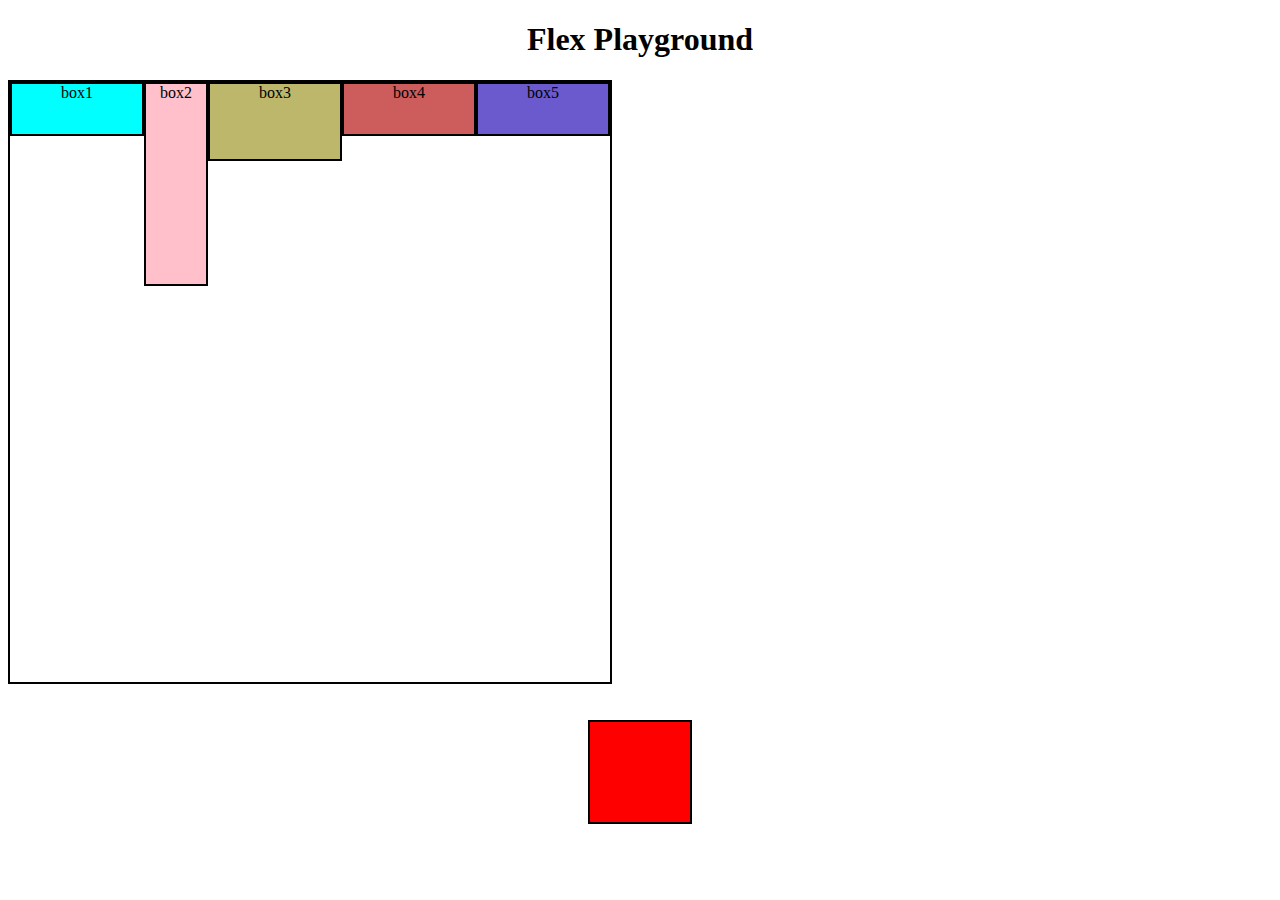
<file: CSS/CSS Level 4 Practice code/index.html>
<!DOCTYPE html>
<html lang="en">
<head>
    <meta charset="UTF-8">
    <meta name="viewport" content="width=device-width, initial-scale=1.0">
    <title>CSS Level 4 Practice code</title>
    <link rel="stylesheet" href="style.css">
</head>
<body>
    <h1>Flex Playground</h1>

    <div id="container">
        <div id="box1">box1</div>
        <div id="box2">box2</div>
        <div id="box3">box3</div>
        <div id="box4">box4</div>
        <div id="box5">box5</div>
    </div>
    <br><br>
    <div id="media"></div>

</body>
</html>
</file>
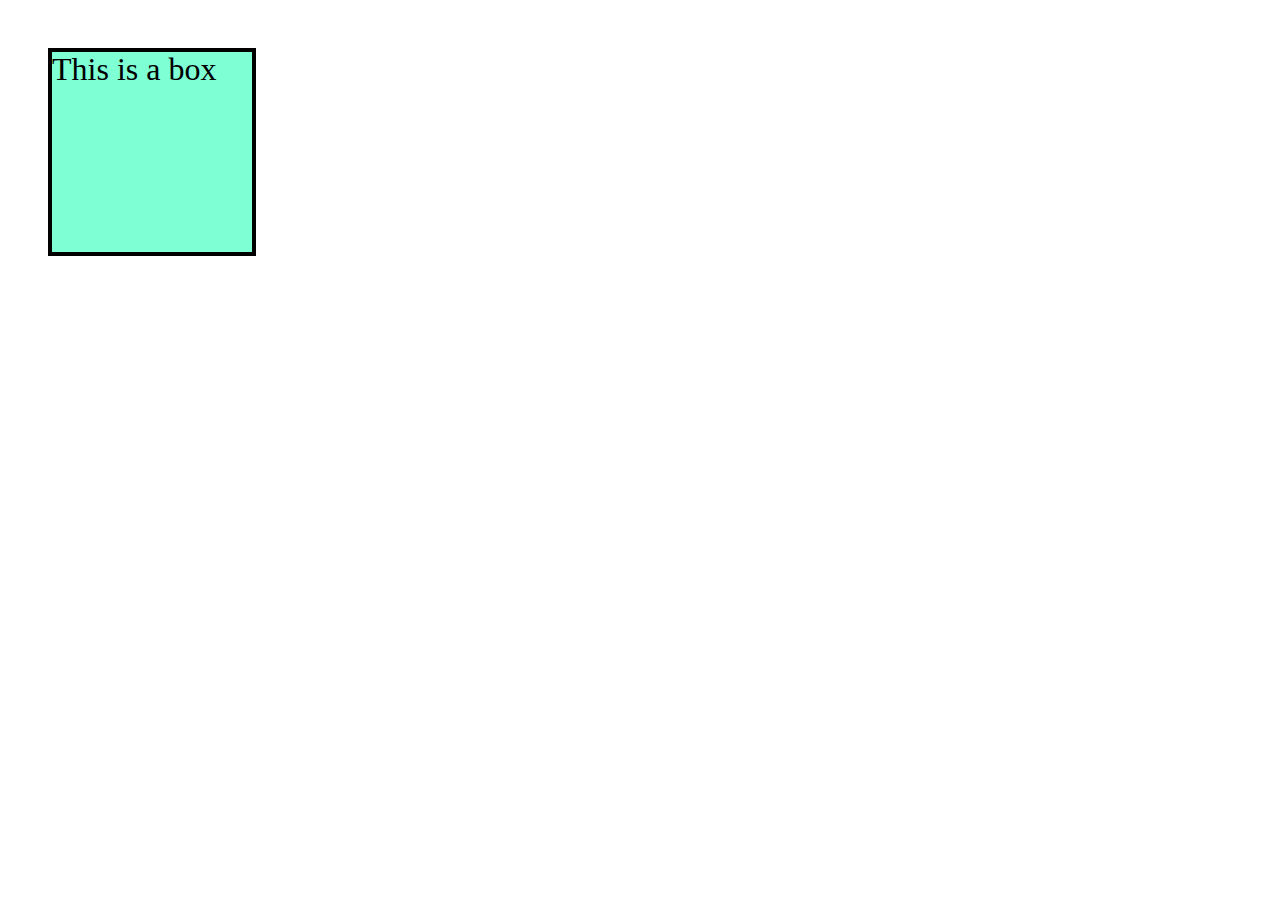
<file: CSS/Css Level 5 Practice code/index.html>
<!DOCTYPE html>
<html lang="en">
<head>
    <meta charset="UTF-8">
    <meta name="viewport" content="width=device-width, initial-scale=1.0">
    <title>CSS Level 5 practice code</title>
    <link rel="stylesheet" href="style.css">
</head>
<body>
    <div>This is a box</div>
</body>
</html>
</file>
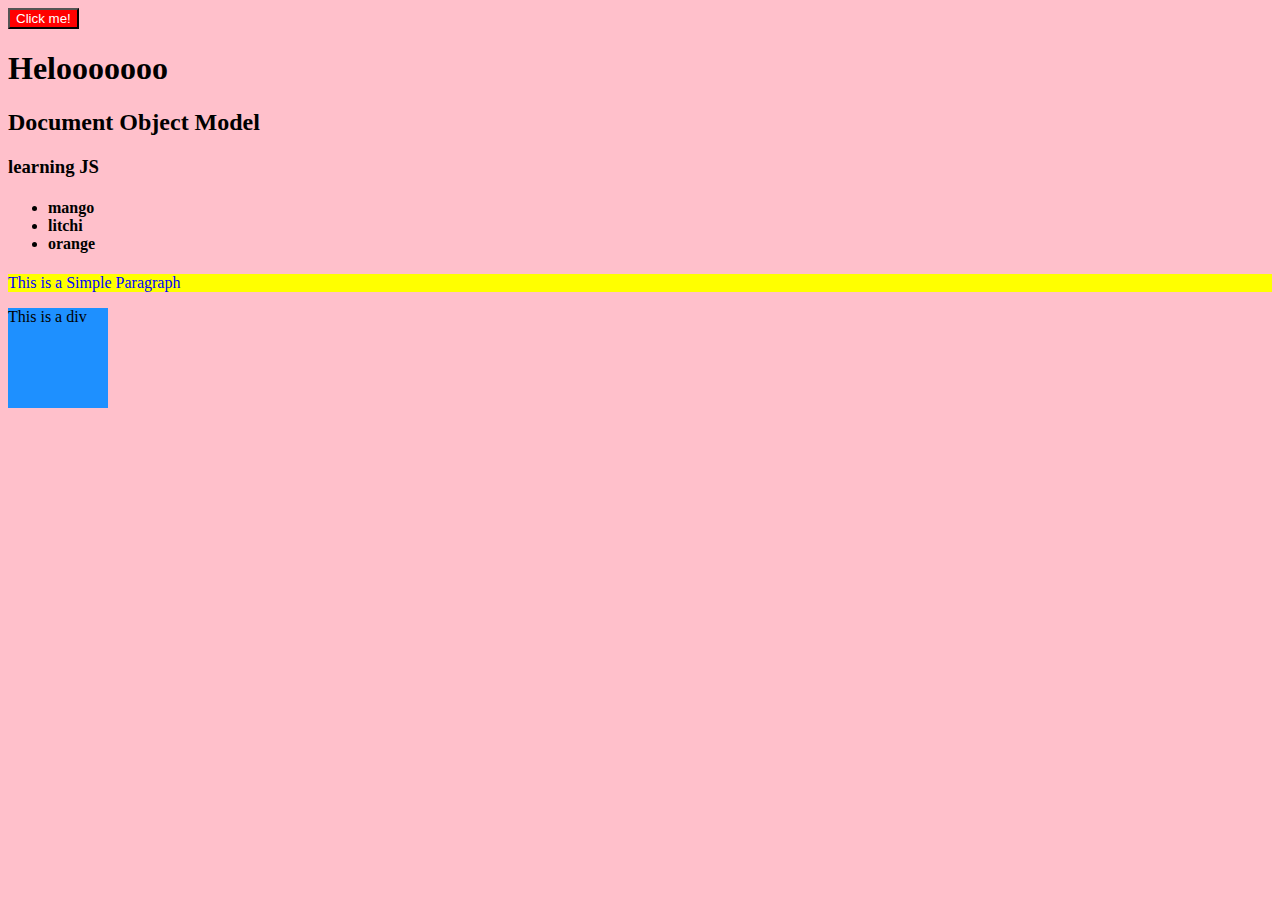
<file: JavaScript/Chapter 6/index.html>
<!DOCTYPE html>
<html lang="en">
<head>
    <meta charset="UTF-8">
    <meta name="viewport" content="width=device-width, initial-scale=1.0">
    <title>Document Object Model (DOM Part-1)</title>
    <link rel="stylesheet" href="style.css">
</head>
<body>
    <h1 id="my">Helooooooo</h1>
    <h2 class="myclass">Document Object Model</h2>
    <h3>learning JS</h3>
    <!-- <p>This is HTML</p>
    <p>hello hey bye</p> -->
    <h4>
        <ul>
            <li>mango</li>
            <li>litchi</li>
            <li>orange</li>
        </ul>
    </h4>
    <!-- <button>Click me!</button> -->
    <!-- <h2>Hello JavaScript</h2> -->
    <!-- <div class="box">first class</div>
    <div class="box">second class</div> 
    <div class="box">third class</div> -->
    <p class="content">This is a Simple Paragraph</p>
    <div class="box">This is a div</div>
    <script src="script.js"></script>
</body>
</html>
</file>
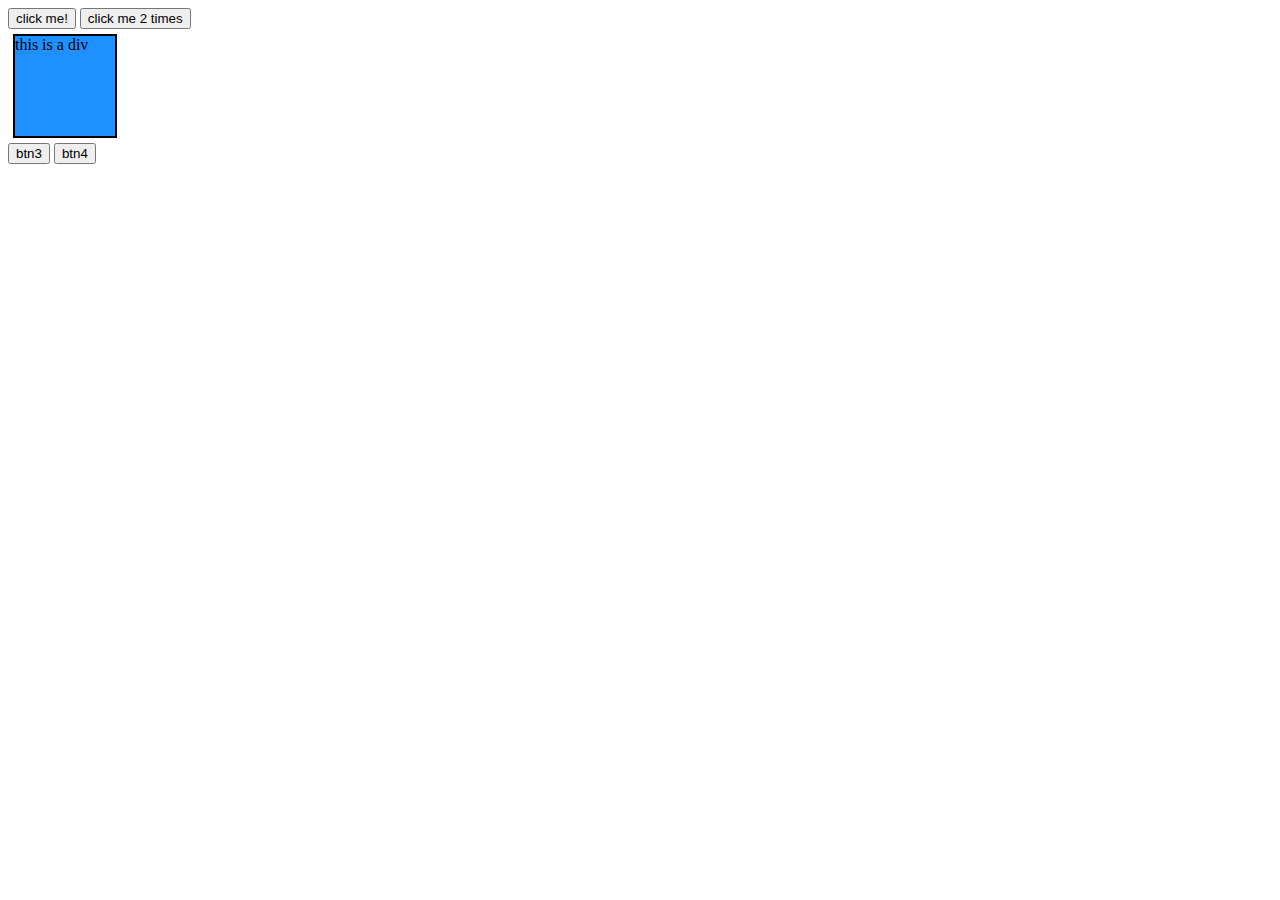
<file: JavaScript/Chapter 7/index.html>
<!DOCTYPE html>
<html lang="en">
<head>
    <meta charset="UTF-8">
    <meta name="viewport" content="width=device-width, initial-scale=1.0">
    <title>Events</title>
    <link rel="stylesheet" href="style.css">
</head>
<body>
    <button id="btn1">click me!</button>
    <button id="btn2">click me 2 times</button>
    <div>this is a div</div>
    <button id="btn3">btn3</button>
    <button id="btn4">btn4</button>
    <script src="script.js"></script>
</body>
</html>
</file>
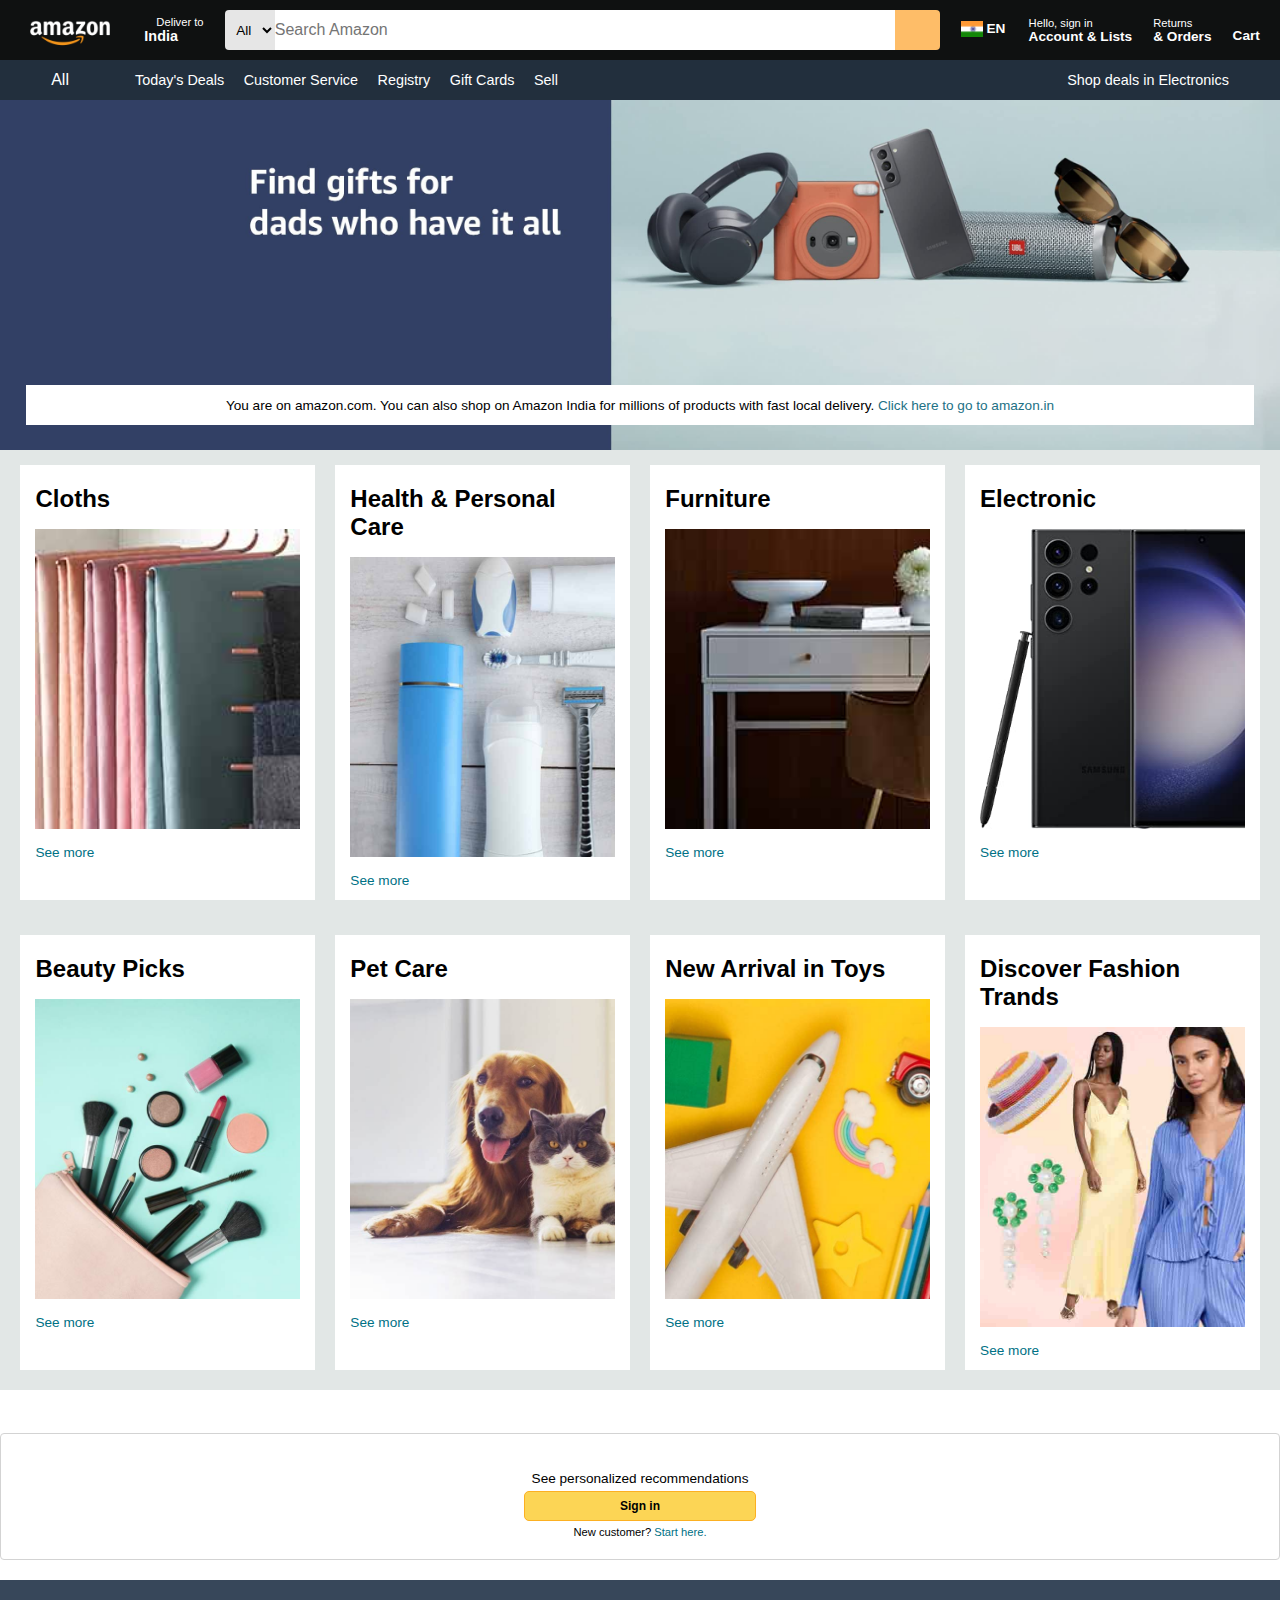
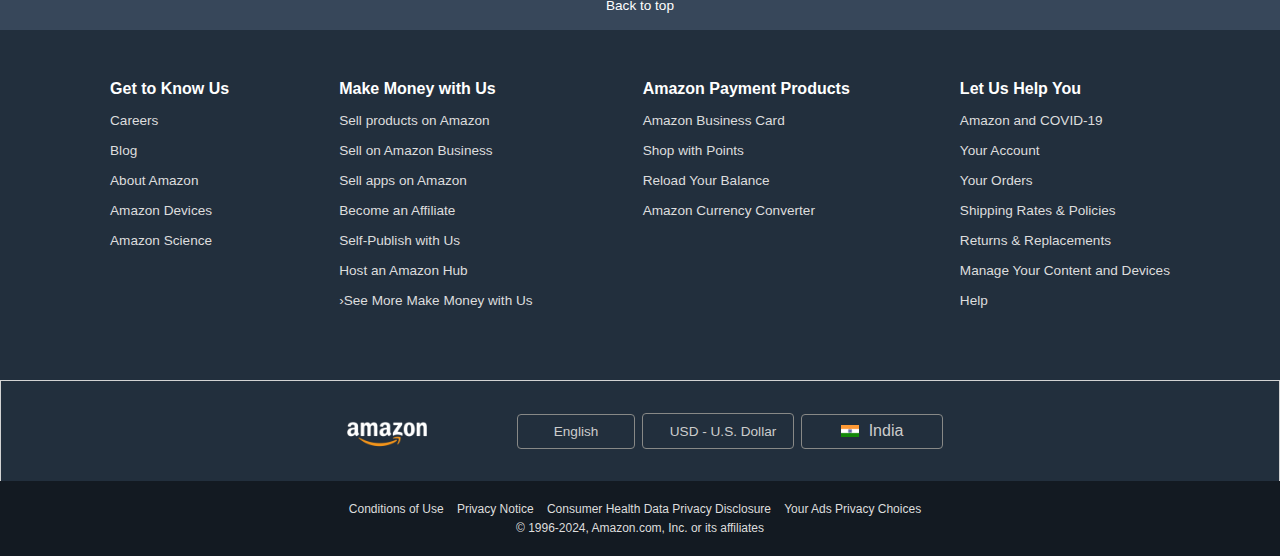
<file: CSS/Css Level 5 Practice code/Amazon/index.html>
<!DOCTYPE html>
<html lang="en">
<head>
    <meta charset="UTF-8">
    <meta name="viewport" content="width=device-width, initial-scale=1.0">
    <title>Amazon</title>
    <link rel="stylesheet" href="https://cdnjs.cloudflare.com/ajax/libs/font-awesome/6.6.0/css/all.min.css" integrity="sha512-Kc323vGBEqzTmouAECnVceyQqyqdsSiqLQISBL29aUW4U/M7pSPA/gEUZQqv1cwx4OnYxTxve5UMg5GT6L4JJg==" crossorigin="anonymous" referrerpolicy="no-referrer" />
    <link rel="stylesheet" href="style.css">
</head>
<body>
    <header>
        <div class="nevbar">
            <div class="nev-logo border">
                <div class="logo"></div>
            </div>

            <div class="nev-address border">
                <p class="nev-first">Deliver to</p>
                <div class="add-icon">
                    <i class="fa-solid fa-location-dot"></i>
                    <p class="nev-second">India</p>
                </div>
            </div>

            <div class="nev-search border">
                <select class="search-select">
                    <option>All</option>
                </select>
                <input placeholder="Search Amazon" class="search-input">
                <div class="search-icon">
                    <i class="fa-solid fa-magnifying-glass"></i>
                </div>
            </div>

            <div class="nev-line border">
                <div class="nev-fleg"></div>
                <p class="nev-language">EN</p>
                <div class="nev-arrow">
                    <i class="fa-solid fa-caret-down"></i>
                </div>
            </div>

            <div class="nev-sign border">
                    Hello, sign in
                    <div class="nev-account">
                        Account & Lists
                    </div>
            </div>

            <div class="nev-sign border">
                    Returns
                    <div class="nev-account">
                        & Orders
                    </div>
            </div>

            <div class="nev-cart border">
                <i class="fa-solid fa-cart-shopping"></i>
                Cart
            </div>
        </div>

        <div class="panel">
            <div class="panel-all">
                <i class="fa-solid fa-bars"></i>
                All
            </div>

            <div class="panel-ops">
                <p>Today's Deals</p>
                <p>Customer Service</p>
                <p>Registry</p>
                <p>Gift Cards</p>
                <p>Sell</p>
            </div>

            <div class="panel-deals">
                Shop deals in Electronics
            </div>
        </div>
    </header>

    <main>
        <div class="hero-section">
                <div class="hero-msg">
                    <p>You are on amazon.com. You can also shop on Amazon India for millions of products with fast local delivery. <a>Click here to go to amazon.in</a></p>
                  </div>
        </div>

        <div class="shop-section">
            <div class="box">
               <div class="box-content">
                <h2>Cloths</h2>
                <div class="box-img" style="background-image: url('box1_image.jpg')"></div>
                <p>See more</p>
               </div>
            </div>
            <div class="box"><div class="box-content">
                <h2>Health & Personal Care</h2>
                <div class="box-img" style="background-image: url('box2_image.jpg')"></div>
                <p>See more</p>
               </div>
            </div>
            <div class="box">
                <div class="box-content">
                    <h2>Furniture</h2>
                    <div class="box-img" style="background-image: url('box3_image.jpg')"></div>
                    <p>See more</p>
                   </div>
            </div>
            <div class="box">
                <div class="box-content">
                    <h2>Electronic</h2>
                    <div class="box-img" style="background-image: url('box4_image.jpg')"></div>
                    <p>See more</p>
                   </div>
            </div>
            <div class="box">
                <div class="box-content">
                 <h2>Beauty Picks</h2>
                 <div class="box-img" style="background-image: url('box5_image.jpg')"></div>
                 <p>See more</p>
                </div>
             </div>
             <div class="box"><div class="box-content">
                 <h2>Pet Care</h2>
                 <div class="box-img" style="background-image: url('box6_image.jpg')"></div>
                 <p>See more</p>
                </div>
             </div>
             <div class="box">
                 <div class="box-content">
                     <h2>New Arrival in Toys</h2>
                     <div class="box-img" style="background-image: url('box7_image.jpg')"></div>
                     <p>See more</p>
                    </div>
             </div>
             <div class="box">
                 <div class="box-content">
                     <h2>Discover Fashion Trands</h2>
                     <div class="box-img" style="background-image: url('box8_image.jpg')"></div>
                     <p>See more</p>
                    </div>
             </div>
        </div>
    </main>

    <footer>
        <div class="footer-sign-in">
            <div class="sign-in-content">
                <p>See personalized recommendations</p>
                <div class="sign-in">
                  Sign in
                </div>
                <div class="start-here">
                  <p>New customer? <a href="#">Start here.</a></p>
                </div>
            </div>
        </div>

        <div class="footer-back">
            Back to top
        </div>

        <div class="footer-panel1">
            <ul>
                <p>Get to Know Us</p>
                <a>Careers</a>
                <a>Blog</a>
                <a>About Amazon</a>
                <a>Amazon Devices</a>
                <a>Amazon Science</a>
            </ul>

            <ul>
                <p>Make Money with Us</p>
                <a>Sell products on Amazon</a>
                <a> Sell on Amazon Business</a>
                <a> Sell apps on Amazon</a>
                <a>Become an Affiliate</a>
                <a>Self-Publish with Us</a>
                <a>Host an Amazon Hub</a>
                <a>›See More Make Money with Us</a> 
            </ul>

            <ul>
                <p>Amazon Payment Products</p>
                <a>Amazon Business Card</a>
                <a>Shop with Points</a>
                <a>Reload Your Balance</a>
                <a>Amazon Currency Converter</a>
            </ul>

            <ul>
                <p>Let Us Help You</p>
                <a>Amazon and COVID-19</a>
                <a>Your Account</a>
                <a>Your Orders</a>
                <a>Shipping Rates & Policies</a>
                <a>Returns & Replacements</a>
                <a>Manage Your Content and Devices</a>
                <a>Help</a>
            </ul>
        </div>

        <div class="footer-panel2">
            <div class="footer-logo"></div>
            <div class="footer-globe">
                <i class="fa-solid fa-globe"></i>
                English
                <div class="up-down">
                    <i class="fa-solid fa-sort"></i>
                </div>
            </div>
            <div class="doller">
                <i class="fa-solid fa-dollar-sign"></i>
                USD - U.S. Dollar
            </div>
            <div class="footer-flag">
                <div class="footer-fleg-img"></div>
               India
            </div>
        </div>

        <div class="footer-panel3">
            <div class="panel3-content">
                <a>Conditions of Use</a>
                <a>Privacy Notice</a>
                <a>Consumer Health Data Privacy Disclosure</a>
                <a>Your Ads Privacy Choices</a>
                <div class="copy-right">
                    © 1996-2024, Amazon.com, Inc. or its affiliates
                </div>
            </div>
        </div>
    </footer>
</body>
</html>
</file>
<file: CSS/CSS Level 4 Practice code/style.css>
body {
    text-align: center;
}

div {
    height: 50px;
    width: 200px;
    border: 2px solid black;
    display: inline-block;
}

#container {
    height: 600px;
    width: 600px;
    display: flex;
    flex-direction: row;
    justify-content: center;
    /* flex-wrap: wrap; */
    align-items: flex-start;
    /* align-content: flex-start; */

    
}

#box1 {
    background-color: aqua;
}

#box2 {
    background-color: pink;
    height: 200px;
    /* align-self: center; */
    /* flex-grow: 1; */
    flex-shrink: 2;
}

#box3 {
    background-color :darkkhaki;
    height: 75px;
    /* flex-grow: 2; */
}

#box4 {
    background-color: indianred;
}

#box5 {
    background-color: slateblue;
    /* align-self: center; */
}

#media {
    height: 100px;
    width: 100px;
    background-color: black;
}

@media (width: 500px) {
    #media {
        background-color: green;
    }
}

@media (min-width: 501px) /*and (max-width: 1001px)*/ {
    #media {
        background-color: red;
    }
}

@media (min-width: 601px) and (max-width: 801px) {
    #media {
        background-color: blue;
    }
}
</file>
<file: CSS/Css Level 5 Practice code/style.css>
div {
    height: 100px;
    width: 100px;
    background-color: aquamarine;
    border: 2px solid black;
    position: absolute;
    top: 100px;
    left: 100px;
    /* transition-property: all;
    transition-duration: 2s;
    transition-timing-function: ease-in;
    transition-delay: 1s; */
    transition: all 2s ease-in 1s; /*(This is transition Short Hand)*/
    transform: rotate(0deg);
    /* rotate: x 90deg; */
    /* rotate: y 90deg; */
    /* rotate: z 90deg; */
    transform: scale(2); /*(apply on both X & Y) */
    /*transform: scale(1,2);*/ /*(1-X & 2-Y)*/
    /* transform: scaleX(2); */
   /* transform: scaleY(2); */
   /* animation-name: colorAnimat;
   animation-duration: 2s;
   animation-timing-function: ease-in;
   animation-delay: 1s;
   animation-iteration-count: 5;
   animation-direction: alternate; */
   animation: colorAnimat 2s ease-in 1s infinite alternate;
   
}

@keyframes colorAnimat {
    /*from*/ 0% {left: 0px;
        background-color: yellow;
    }

    50% {background-color: red;}

     /*to*/ 100% {left: 200px;
       background-color: yellowgreen;
       color: white;
    }

}

div:hover {
    background-color: red;
    color: white;
    font-size: 20px;
    transform: translate(200px);
    /* transform: translate(100px,80px); */
    /* transform: translateX(-100px); */
    /* transform: translateY(100px); */
    transform: skew(30deg);
}

div:active {
    background-color: pink;
}
</file>
<file: JavaScript/Chapter 6/style.css>
body {
    background-color: pink;
}

/* .myclass {
    visibility: hidden;
} */

.box {
    height: 100px;
    width: 100px;
    background-color: dodgerblue;
}

.content {
    color: blue;
}

.newClass {
    background-color: yellow;
}
</file>
<file: JavaScript/Chapter 7/style.css>
div {
    height:100px;
    width: 100px;
    background-color:dodgerblue;
    border:2px solid black;
    margin: 5px;

}
</file>
<file: CSS/Css Level 5 Practice code/Amazon/style.css>
* {
    margin: 0px;
    padding: 0px;
    font-family: Arial;
    border: border-box;
}

.nevbar {
    height: 60px;
    background-color: #0f1111;
    color: white;
    display: flex;
    align-items: center;
    justify-content: space-evenly;
}

.nev-logo {
    height: 50px;
    width: 100px;
}

.logo {
    height: 50px;
    width: 100%;
    background-image: url("amazon_logo.png");
    background-size: cover;
}

.border {
    border: 1px solid transparent;
    border-radius: 4px;
}

.border:hover {
    border: 1px solid white;
}


/* box2 */

.nev-first {
    font-size: 0.7rem;
    margin-left: 15px;
}

.add-icon {
    display: flex;
}

.nev-second {
    font-size: 0.9rem;
    font-weight: 700;
    margin-left: 3px;
}

/* box3 */

.nev-search {
    height: 40px;
    display: flex;
    border-radius: 4px;
}

.nev-search:hover {
    border: 2px solid orange;
}

.search-select {
    width: 50px;
    font-size: 0.85rem;
    background-color: #e6e6e6;
    text-align: center;
    border-top-left-radius: 4px;
    border-bottom-left-radius: 4px;
    border: none;
}

.search-input {
    font-size: 1rem;
    border: none;
    width: 620px;
}

.search-icon {
    width: 45px;
    display: flex;
    justify-content: center;
    align-items: center;
    background-color: #febd68;
    color: #0f1111;
    border-top-right-radius: 4px;
    border-bottom-right-radius: 4px;
    font-size: 1.2rem;
}

/* box4 */

.nev-line {
    display: flex;
}

.nev-fleg {
    background-image: url("india.png");
    background-size: cover;
    height: 16.2px;
    width: 21.6px;
}

.nev-language {
    font-size: 0.85rem;
    font-weight: 700;
    color: #ffffff;
    margin-left: 4px;
}

.nev-arrow i {
    font-size: 0.7rem;
    margin-left: 2px;
    position: relative;
    bottom: 2px;
}

.nev-sign {
    font-size: 0.7rem;
}

.nev-account {
    font-size: 0.85rem;
    font-weight: 700;
}

/* box5 */

.cart-icon {
    font-size: 30px;
}

.nev-cart {
    font-size: 0.85rem;
    font-weight: 700;
}

.nev-cart i {
    font-size: 30px;
}

/* panel */

.panel {
    height: 40px;
    background-color: #222f3d;
    color: white;
    display: flex;
    align-items: center;
    justify-content: space-evenly;
}

.panel-all {
    font-size: 1rem;
}

.panel-ops p {
    display: inline;
    font-size: 0.9rem;
    margin-left: 15px;
}

.panel-ops {
    width: 70%;
}

.panel-deals {
    font-size: 0.9rem;
}

/* main */

.hero-section {
    height: 350px;
    background-image: url("hero_image.jpg");
    background-size: cover;
    display: flex;
    justify-content: center;
    align-items: flex-end;
}

.hero-msg {
    height: 40px;
    background-color: white;
    display: flex;
    align-items: center;
    justify-content: center;
    font-size: 0.85rem;
    width: 96%;
    margin-bottom: 25px;
}

.hero-msg a {
    color: #227185;
}

/* shop section */

.shop-section {
    display: flex;
    flex-wrap: wrap;
    background-color: #e2e7e6;
    justify-content: space-evenly;
}

.box {
    height: 400px;
    width: 23%;
    background-color: white;
    padding: 20px 0px 15px;
    margin-top: 15px;
    margin-bottom: 20px;
}

.box-img {
    background-size: cover;
    height: 300px;
    margin-top: 16px;
    margin-bottom: 16px;
}

.box-content {
    margin-left: 15px;
    margin-right: 15px;
}

.box-content p {
    color: #007185;
    font-size: 0.85rem;
}

/* footer */

.footer-sign-in {
    height: 125px;
    border: 0.1px solid #d3d3d3;
    border-radius: 4px;
    margin-top: 43px;
    display: flex;
    align-items: center;
    justify-content: center;
    text-align: center;
}
.sign-in-content {
    position: relative;
    top: 10px;
}

.sign-in-content p {
    font-size: 0.85rem;
    margin-bottom: 5px;
}    

.sign-in {
    height: 28px;
    width: 230px;
    border: 1.5px solid #fcb022;
    border-radius: 5px;
    display: flex;
    align-items: center;
    justify-content: center;
    font-size: 0.75rem;
    font-weight: 700;
    background-color: #fcd555;
}

.start-here p {
    font-size: 0.7rem;
    margin-top: 5px;
}

.start-here a {
    color: #007185;
    text-decoration: none;
}

/* footer back */

.footer-back {
    height: 50px;
    color: white;
    display: flex;
    font-size: 0.85rem;
    align-items: center;
    justify-content: center;
    background-color: #37475a;
    margin-top: 20px;
}

/* footer panel1 */

.footer-panel1 {
    background-color: #222f3d;
    color: white;
    height: 350px;
    display: flex;
    justify-content: space-evenly;
    
}

.footer-panel1 ul {
    margin-top: 50px;
}

.footer-panel1 ul a {
    display: flex;
    margin-top: 15px;
    font-size: 0.85rem;
    color: #dddddd;
}

.footer-panel1 p {
    font-size: 1rem;
    font-weight: 700;
}

/* footer panel2 */

.footer-panel2 {
    height: 100px;
    background-color: #222f3d;
    border: 0.1px solid #d3d3d3;
    border-bottom: none;
    display: flex;
    justify-content: center;
    align-items: center;
}

.footer-logo {
    height:50px;
    width: 100px;
    background-image: url("amazon_logo.png");
    background-size: cover;
    margin-right: 80px;
}

.footer-globe {
    height: 33px;
    width: 116px;
    color: #cccccc;
    border: 0.1px solid #888987;
    border-radius: 4px;
    display: flex;
    align-items: center;
    justify-content: center;
    font-size: 0.85rem;
    margin-right: 7px;
}

.footer-globe i {
    margin-right: 10px;
}    

.up-down {
    position: relative;
    left: 15px;
    font-size: 10px;
    color: #6d655c;
}

.doller {
    height: 34px;
    width: 150px;
    border: 0.1px solid #888987;
    border-radius: 4px;
    color: #cccccc;
    display: flex;
    align-items: center;
    justify-content: center;
    font-size: 0.85rem;
    margin-right: 7px;
}

.doller i {
    margin-right: 10px;
    color: white;
}

.footer-fleg-img {
    height: 12px;
    width: 18px;
    background-image: url("india.png");
    background-size: cover;
    margin-right: 10px;
}

.footer-flag {
    height: 33px;
    width: 140px;
    border: 0.1px solid #888987;
    border-radius: 4px;
    color: #cccccc;
    display: flex;
    align-items: center;
    justify-content: center;
}

/* footer panel3 */

.footer-panel3 {
    height: 75px;
    background-color: #131a22;
    color: #dddddd;
    font-size: 0.75rem;
    display: flex;
    align-items: center;
    justify-content: center;
}

.panel3-content a {
    margin-right: 10px;
}

.copy-right {
    margin-top: 5px;
    display: flex;
    align-items: center;
    justify-content: center;
}
</file>
